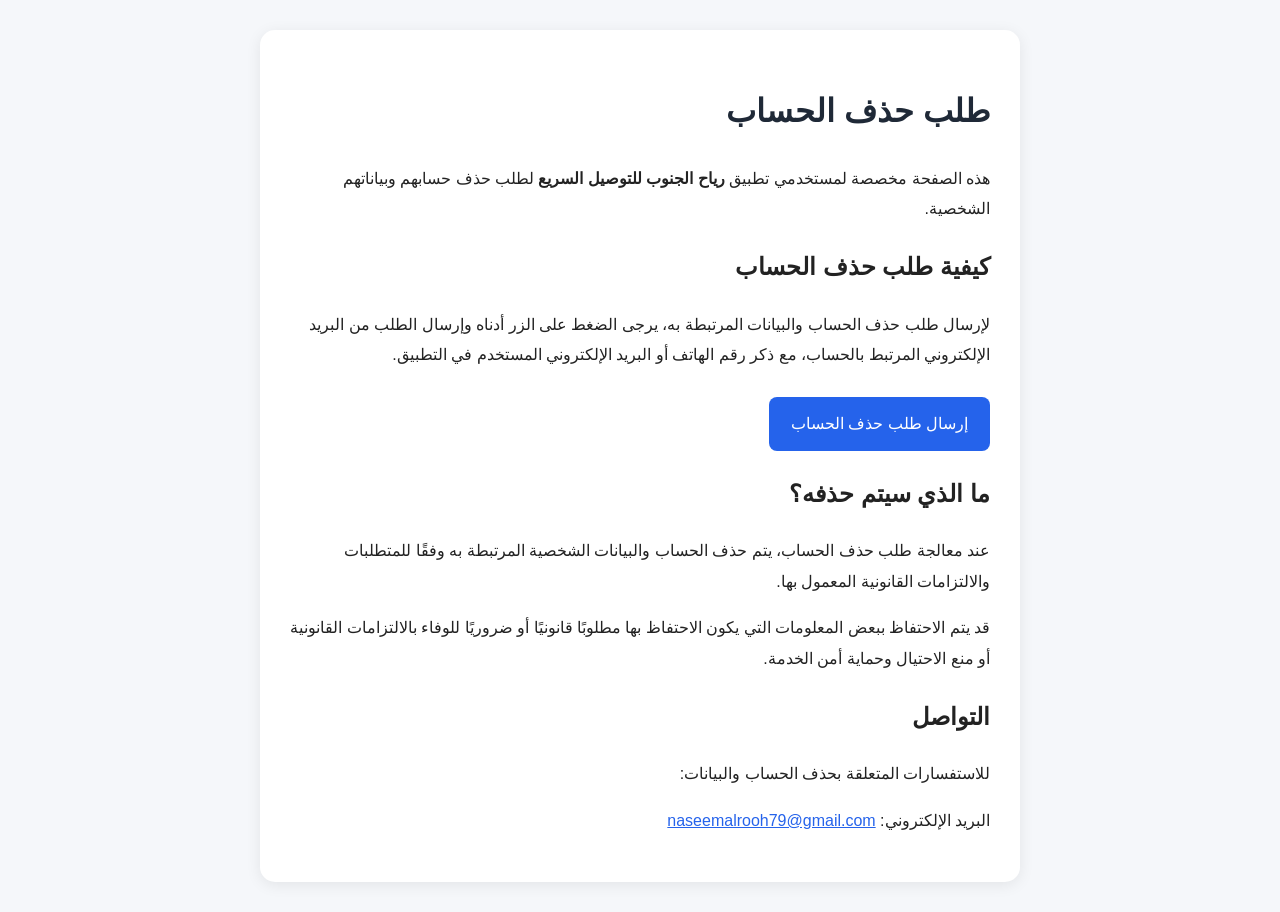
<file: delete-account.html>
<!DOCTYPE html>
<html lang="ar" dir="rtl">
<head>
  <meta charset="UTF-8">
  <meta name="viewport" content="width=device-width, initial-scale=1.0">
  <title>طلب حذف الحساب - رياح الجنوب للتوصيل السريع</title>
  <style>
    body {
      font-family: Arial, sans-serif;
      background: #f5f7fa;
      margin: 0;
      padding: 30px 15px;
      color: #222;
      line-height: 1.9;
    }

    .container {
      max-width: 700px;
      margin: auto;
      background: white;
      padding: 30px;
      border-radius: 15px;
      box-shadow: 0 3px 15px rgba(0,0,0,0.08);
    }

    h1 {
      color: #1f2937;
    }

    .button {
      display: inline-block;
      background: #2563eb;
      color: white;
      padding: 12px 22px;
      border-radius: 8px;
      text-decoration: none;
      margin-top: 10px;
    }

    .email {
      direction: ltr;
      display: inline-block;
      color: #2563eb;
    }
  </style>
</head>

<body>
  <div class="container">

    <h1>طلب حذف الحساب</h1>

    <p>
      هذه الصفحة مخصصة لمستخدمي تطبيق
      <strong>رياح الجنوب للتوصيل السريع</strong>
      لطلب حذف حسابهم وبياناتهم الشخصية.
    </p>

    <h2>كيفية طلب حذف الحساب</h2>

    <p>
      لإرسال طلب حذف الحساب والبيانات المرتبطة به، يرجى الضغط على الزر أدناه
      وإرسال الطلب من البريد الإلكتروني المرتبط بالحساب، مع ذكر رقم الهاتف
      أو البريد الإلكتروني المستخدم في التطبيق.
    </p>

    <a class="button"
       href="mailto:naseemalrooh79@gmail.com?subject=طلب%20حذف%20حساب%20رياح%20الجنوب&body=أرغب%20في%20حذف%20حسابي%20وجميع%20البيانات%20المرتبطة%20به.%0Aرقم%20الهاتف%20أو%20البريد%20الإلكتروني%20المستخدم%20في%20التطبيق:%20">
      إرسال طلب حذف الحساب
    </a>

    <h2>ما الذي سيتم حذفه؟</h2>

    <p>
      عند معالجة طلب حذف الحساب، يتم حذف الحساب والبيانات الشخصية المرتبطة
      به وفقًا للمتطلبات والالتزامات القانونية المعمول بها.
    </p>

    <p>
      قد يتم الاحتفاظ ببعض المعلومات التي يكون الاحتفاظ بها مطلوبًا قانونيًا
      أو ضروريًا للوفاء بالالتزامات القانونية أو منع الاحتيال وحماية أمن الخدمة.
    </p>

    <h2>التواصل</h2>

    <p>
      للاستفسارات المتعلقة بحذف الحساب والبيانات:
    </p>

    <p>
      البريد الإلكتروني:
      <a class="email" href="mailto:naseemalrooh79@gmail.com">
        naseemalrooh79@gmail.com
      </a>
    </p>

  </div>
</body>
</html>
</file>
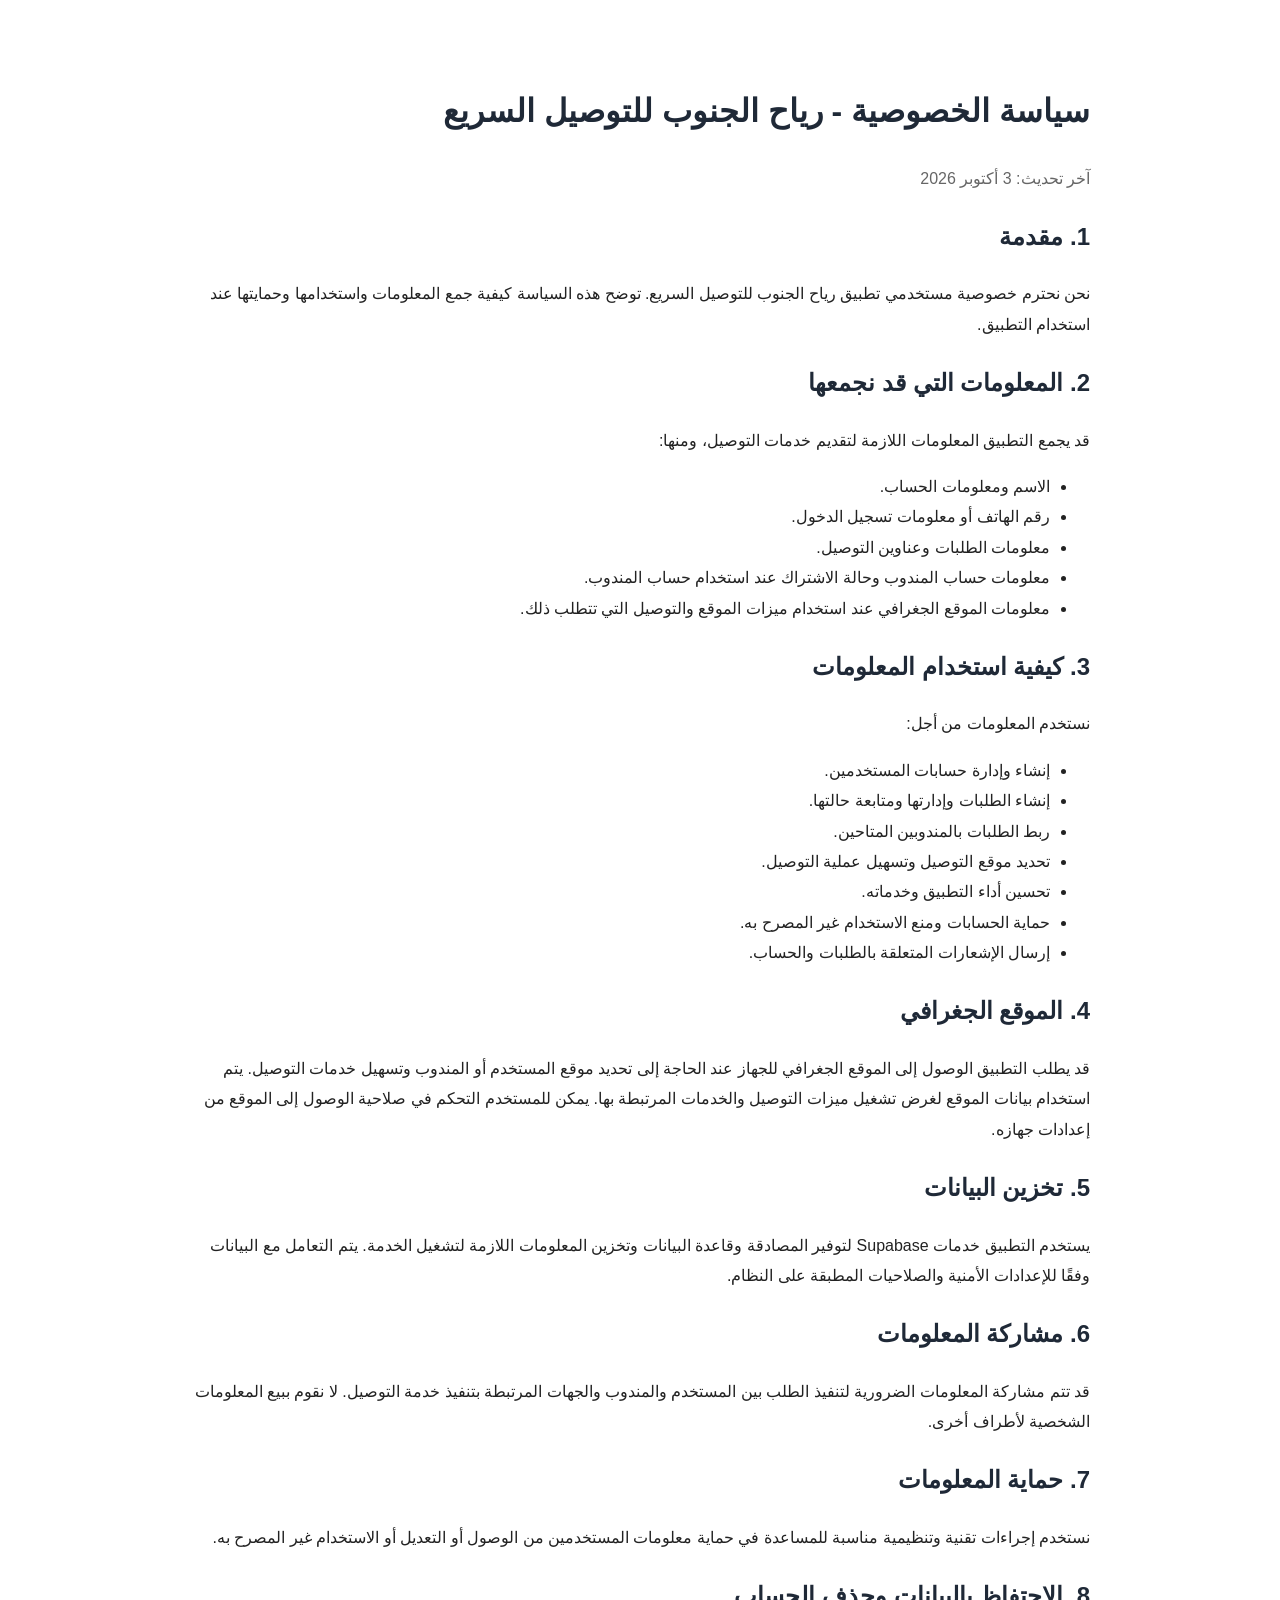
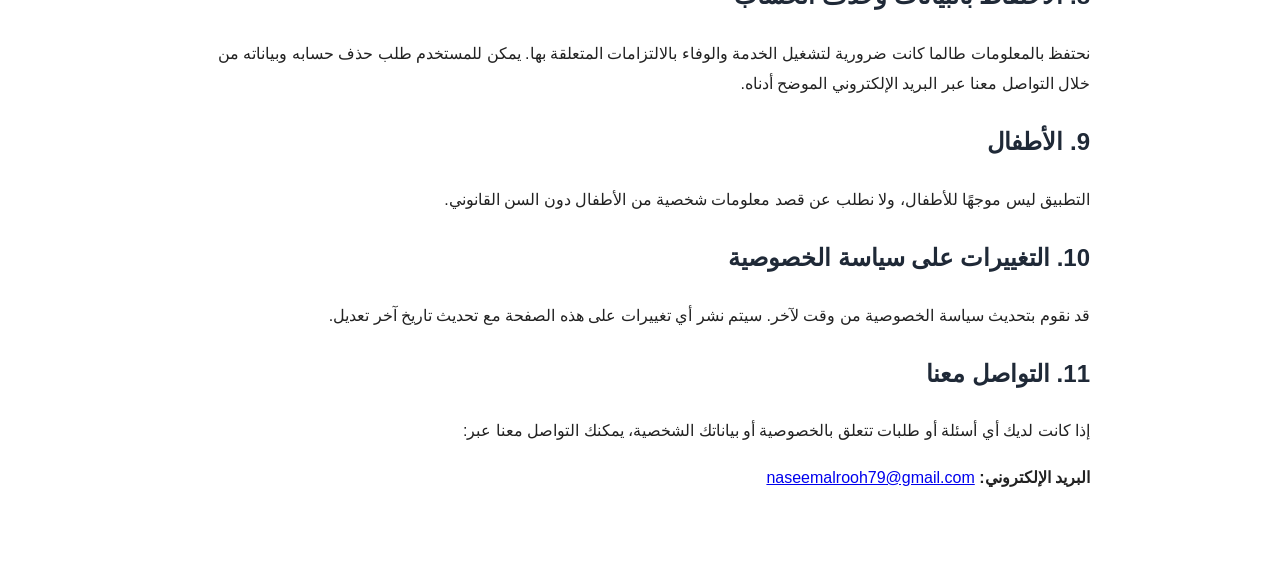
<file: privacy-policy.html>
<!DOCTYPE html>
<html lang="ar" dir="rtl">
<head>
  <meta charset="UTF-8">
  <meta name="viewport" content="width=device-width, initial-scale=1.0">
  <title>سياسة الخصوصية - رياح الجنوب للتوصيل السريع</title>
  <style>
    body {
      font-family: Arial, sans-serif;
      line-height: 1.9;
      max-width: 900px;
      margin: 40px auto;
      padding: 20px;
      color: #222;
      background: #fff;
    }
    h1, h2 {
      color: #1f2937;
    }
    .date {
      color: #666;
    }
  </style>
</head>

<body>

<h1>سياسة الخصوصية - رياح الجنوب للتوصيل السريع</h1>

<p class="date">آخر تحديث: 3 أكتوبر 2026</p>

<h2>1. مقدمة</h2>
<p>
نحن نحترم خصوصية مستخدمي تطبيق رياح الجنوب للتوصيل السريع.
توضح هذه السياسة كيفية جمع المعلومات واستخدامها وحمايتها عند استخدام التطبيق.
</p>

<h2>2. المعلومات التي قد نجمعها</h2>
<p>قد يجمع التطبيق المعلومات اللازمة لتقديم خدمات التوصيل، ومنها:</p>

<ul>
  <li>الاسم ومعلومات الحساب.</li>
  <li>رقم الهاتف أو معلومات تسجيل الدخول.</li>
  <li>معلومات الطلبات وعناوين التوصيل.</li>
  <li>معلومات حساب المندوب وحالة الاشتراك عند استخدام حساب المندوب.</li>
  <li>معلومات الموقع الجغرافي عند استخدام ميزات الموقع والتوصيل التي تتطلب ذلك.</li>
</ul>

<h2>3. كيفية استخدام المعلومات</h2>
<p>نستخدم المعلومات من أجل:</p>

<ul>
  <li>إنشاء وإدارة حسابات المستخدمين.</li>
  <li>إنشاء الطلبات وإدارتها ومتابعة حالتها.</li>
  <li>ربط الطلبات بالمندوبين المتاحين.</li>
  <li>تحديد موقع التوصيل وتسهيل عملية التوصيل.</li>
  <li>تحسين أداء التطبيق وخدماته.</li>
  <li>حماية الحسابات ومنع الاستخدام غير المصرح به.</li>
  <li>إرسال الإشعارات المتعلقة بالطلبات والحساب.</li>
</ul>

<h2>4. الموقع الجغرافي</h2>
<p>
قد يطلب التطبيق الوصول إلى الموقع الجغرافي للجهاز عند الحاجة إلى تحديد موقع
المستخدم أو المندوب وتسهيل خدمات التوصيل. يتم استخدام بيانات الموقع لغرض
تشغيل ميزات التوصيل والخدمات المرتبطة بها.
يمكن للمستخدم التحكم في صلاحية الوصول إلى الموقع من إعدادات جهازه.
</p>

<h2>5. تخزين البيانات</h2>
<p>
يستخدم التطبيق خدمات Supabase لتوفير المصادقة وقاعدة البيانات وتخزين المعلومات
اللازمة لتشغيل الخدمة. يتم التعامل مع البيانات وفقًا للإعدادات الأمنية
والصلاحيات المطبقة على النظام.
</p>

<h2>6. مشاركة المعلومات</h2>
<p>
قد تتم مشاركة المعلومات الضرورية لتنفيذ الطلب بين المستخدم والمندوب
والجهات المرتبطة بتنفيذ خدمة التوصيل. لا نقوم ببيع المعلومات الشخصية
لأطراف أخرى.
</p>

<h2>7. حماية المعلومات</h2>
<p>
نستخدم إجراءات تقنية وتنظيمية مناسبة للمساعدة في حماية معلومات المستخدمين
من الوصول أو التعديل أو الاستخدام غير المصرح به.
</p>

<h2>8. الاحتفاظ بالبيانات وحذف الحساب</h2>
<p>
نحتفظ بالمعلومات طالما كانت ضرورية لتشغيل الخدمة والوفاء بالالتزامات
المتعلقة بها. يمكن للمستخدم طلب حذف حسابه وبياناته من خلال التواصل معنا
عبر البريد الإلكتروني الموضح أدناه.
</p>

<h2>9. الأطفال</h2>
<p>
التطبيق ليس موجهًا للأطفال، ولا نطلب عن قصد معلومات شخصية من الأطفال
دون السن القانوني.
</p>

<h2>10. التغييرات على سياسة الخصوصية</h2>
<p>
قد نقوم بتحديث سياسة الخصوصية من وقت لآخر. سيتم نشر أي تغييرات على هذه
الصفحة مع تحديث تاريخ آخر تعديل.
</p>

<h2>11. التواصل معنا</h2>
<p>
إذا كانت لديك أي أسئلة أو طلبات تتعلق بالخصوصية أو بياناتك الشخصية،
يمكنك التواصل معنا عبر:
</p>

<p>
<strong>البريد الإلكتروني:</strong>
<a href="mailto:naseemalrooh79@gmail.com">naseemalrooh79@gmail.com</a>
</p>

</body>
</html>
</file>
